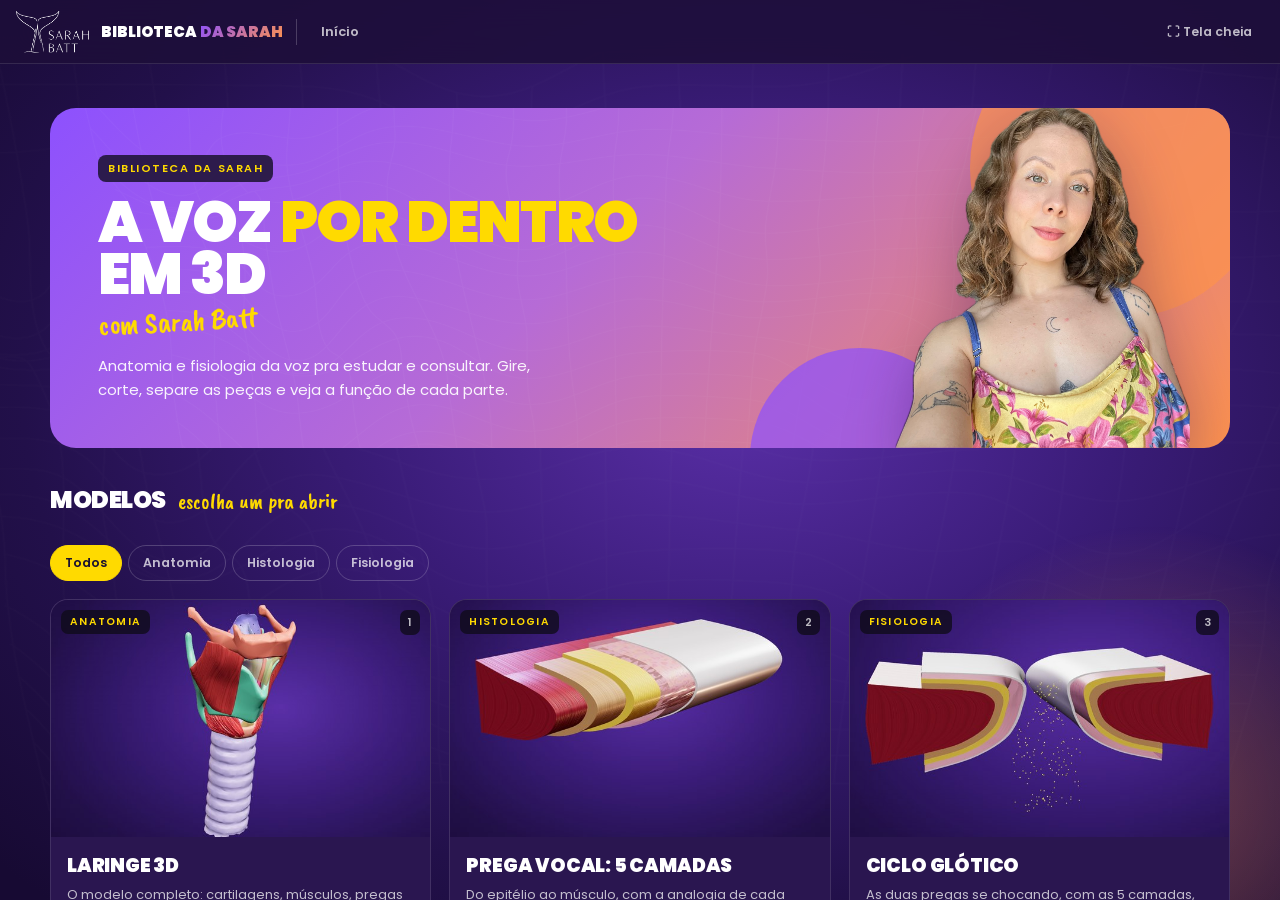
<file: index.html>
<!doctype html>
<html lang="pt-BR">
<head>
<meta charset="utf-8">
<meta name="viewport" content="width=device-width, initial-scale=1, maximum-scale=1">
<title>Biblioteca da Sarah</title>
<link rel="stylesheet" href="ui.css">
<style>
html,body{overflow:hidden}
/* barra do topo */
#bar{position:fixed;top:0;left:0;right:0;height:var(--top);z-index:30;display:flex;align-items:center;gap:14px;padding:0 16px;background:rgba(30,14,58,.86);backdrop-filter:blur(18px);-webkit-backdrop-filter:blur(18px);border-bottom:1px solid var(--line)}
#bar .logo{display:flex;align-items:center;gap:12px;text-decoration:none;cursor:pointer}
#bar .logo img{height:42px;margin:-4px 0}
#bar .logo span{font-weight:900;font-size:15px;letter-spacing:-.01em;text-transform:uppercase}
#bar .logo span em{font-style:normal;background:var(--grad);-webkit-background-clip:text;background-clip:text;color:transparent}
#bar .sep{width:1px;height:26px;background:var(--line2)}
#crumb{display:flex;align-items:center;gap:6px;font-size:13px;color:var(--mut)}
#crumb button{padding:7px 10px;border-radius:9px;font-weight:600}
#crumb button:hover{background:rgba(255,255,255,.07);color:var(--txt)}
#crumb .atual{color:var(--txt);display:flex;align-items:center;gap:8px}
#crumb .atual i{font-style:normal;color:var(--dim);font-size:11px}
#bar .esp{flex:1}
#bar .ib{padding:8px 12px;border-radius:9px;font-size:12.5px;font-weight:600;color:var(--mut)}
#bar .ib:hover{background:rgba(255,255,255,.07);color:var(--txt)}
/* troca rápida */
#troca{position:fixed;top:calc(var(--top) + 8px);left:16px;z-index:31;width:360px;padding:8px;display:none}
#troca.on{display:block}
#troca button{display:flex;gap:12px;align-items:center;width:100%;text-align:left;padding:8px;border-radius:12px}
#troca button:hover{background:rgba(255,255,255,.07)}
#troca button.on{background:rgba(255,212,59,.12)}
#troca img{width:76px;height:48px;object-fit:cover;border-radius:8px;flex:none}
#troca b{display:block;font-size:13px}
#troca small{display:block;font-size:11.5px;color:var(--dim)}
/* biblioteca */
#home{position:fixed;inset:var(--top) 0 0 0;overflow:auto;padding:44px 40px 60px}
#home .wrap{max-width:1180px;margin:0 auto}
#home .secao{display:flex;align-items:baseline;gap:12px;margin:34px 0 0}
#home .secao h2{font-weight:900;font-size:24px;text-transform:uppercase;letter-spacing:-.02em}
#home .secao span{font-family:'Caveat Brush',cursive;color:var(--acc);font-size:22px}
.hero{position:relative;overflow:hidden;border-radius:26px;min-height:340px;padding:44px 48px;background:linear-gradient(135deg,#8D51FE 0%,#B66BD6 45%,#FD924E 100%);display:flex;align-items:center}
.hero::before{content:'';position:absolute;inset:0;background:url(art/mesh.png) center/cover;opacity:.18;mix-blend-mode:screen}
.hero .htx{position:relative;z-index:2;max-width:560px}
.hero .kick{display:inline-block;font-size:11px;font-weight:600;letter-spacing:.14em;text-transform:uppercase;background:rgba(26,17,48,.85);color:var(--acc);padding:5px 10px;border-radius:8px}
.hero h1{font-weight:900;font-size:58px;line-height:.9;letter-spacing:-.03em;text-transform:uppercase;margin-top:14px;color:#fff}
.hero h1 em{font-style:normal;color:var(--acc)}
.hero .sig{font-family:'Caveat Brush',cursive;font-size:30px;color:var(--acc);transform:rotate(-3deg);transform-origin:left;margin-top:6px}
.hero .lead{font-size:15px;color:rgba(255,255,255,.92);margin-top:10px;max-width:470px;line-height:1.55}
.hero .foto{position:absolute;right:40px;bottom:0;height:118%;max-height:430px;z-index:2;filter:drop-shadow(0 20px 30px rgba(40,10,80,.35))}
.hero .bola{position:absolute;border-radius:50%;z-index:1}
.hero .b1{width:300px;height:300px;right:-40px;top:-90px;background:rgba(253,146,78,.75)}
.hero .b2{width:220px;height:220px;right:260px;bottom:-120px;background:rgba(141,81,254,.7)}
#filtros{display:flex;gap:6px;margin:28px 0 18px;flex-wrap:wrap}
#filtros button{padding:8px 14px;border-radius:20px;font-size:12.5px;font-weight:600;color:var(--mut);border:1px solid var(--line2)}
#filtros button:hover{color:var(--txt)}
#filtros button.on{background:var(--acc);color:var(--acc-ink);border-color:var(--acc)}
#grade{display:grid;grid-template-columns:repeat(auto-fill,minmax(300px,1fr));gap:18px}
.mod{display:flex;flex-direction:column;text-align:left;border-radius:18px;overflow:hidden;background:var(--panel-solid);border:1px solid var(--line);transition:transform .2s,border-color .2s,box-shadow .2s}
.mod:hover{transform:translateY(-3px);border-color:rgba(255,212,59,.45);box-shadow:var(--shadow)}
.mod .img{position:relative;aspect-ratio:16/10;background:radial-gradient(400px 260px at 50% 50%,#5a2fa8,#22104a)}
.mod .img img{width:100%;height:100%;object-fit:cover;display:block}
.mod .cat{position:absolute;top:10px;left:10px;font-size:10.5px;letter-spacing:.12em;text-transform:uppercase;font-weight:600;padding:4px 9px;border-radius:7px;background:rgba(15,11,25,.78);color:var(--acc)}
.mod .num{position:absolute;top:10px;right:10px;font-size:11px;font-weight:600;padding:4px 8px;border-radius:7px;background:rgba(15,11,25,.78);color:var(--mut)}
.mod .tx{padding:14px 16px 16px}
.mod b{display:block;font-weight:900;font-size:19px;letter-spacing:-.01em;text-transform:uppercase}
.mod p{font-size:13px;color:var(--mut);line-height:1.5;margin-top:5px}
.mod .tags{display:flex;gap:5px;flex-wrap:wrap;margin-top:10px}
.mod .tags span{font-size:11px;padding:3px 8px;border-radius:6px;background:rgba(255,255,255,.06);color:var(--mut)}
.mod.breve{border-style:dashed;background:transparent;pointer-events:none}
.mod.breve .img{display:grid;place-items:center;background:rgba(255,255,255,.02)}
.mod.breve .img span{font-family:'Caveat Brush',cursive;color:var(--dim);font-size:26px}
/* visualizador */
#peca{position:fixed;top:0;left:0;width:100%;height:100%;border:0;display:none;background:#0f0b19}
body.ver #peca{display:block}
body.ver #home{display:none}
#crumb .atual,#crumb .s2{display:none}
body.ver #crumb .atual,body.ver #crumb .s2{display:flex}
@media (max-width:760px){
  #bar{gap:8px;padding:0 10px}
  #bar .logo span,#bar .sep,#bar .ib{display:none}
  #crumb{font-size:12px}
  #home{padding:16px 12px 40px}.hero{padding:26px 22px 200px;min-height:0}.hero h1{font-size:34px}.hero .sig{font-size:24px}.hero .foto{height:230px;right:50%;transform:translateX(50%)}.hero .b2{display:none}
  #troca{left:10px;right:10px;width:auto}
}
</style>
</head>
<body>
<header id="bar">
  <a class="logo" id="logo"><img src="art/logo-sarah-branca.png" alt="Sarah Batt"><span>Biblioteca <em>da Sarah</em></span></a>
  <span class="sep"></span>
  <nav id="crumb"><button id="bib">Início</button><span class="s2">›</span><button class="atual" id="atual"><span id="atualNome"></span><i>▾</i></button></nav>
  <span class="esp"></span>
  <button class="ib" id="cheia">⛶ Tela cheia</button>
</header>
<div id="troca" class="panel"></div>

<main id="home"><div class="wrap">
  <section class="hero">
    <div class="htx">
      <span class="kick">Biblioteca da Sarah</span>
      <h1>A voz <em>por dentro</em><br>em 3D</h1>
      <p class="sig">com Sarah Batt</p>
      <p class="lead">Anatomia e fisiologia da voz pra estudar e consultar. Gire, corte, separe as peças e veja a função de cada parte.</p>
    </div>
    <img class="foto" src="art/sarah.png" alt="Sarah Batt">
    <span class="bola b1"></span><span class="bola b2"></span>
  </section>
  <div class="secao"><h2>Modelos</h2><span>escolha um pra abrir</span></div>
  <div id="filtros"></div>
  <div id="grade"></div>
</div></main>

<iframe id="peca" title="Modelo 3D"></iframe>

<script>
// Pra adicionar um modelo: crie o .html dele e acrescente uma linha aqui.
const MODELOS=[
  {id:'laringe', arquivo:'laringe.html', nome:'Laringe 3D', cat:'Anatomia', img:'art/thumbs/laringe.jpg',
   desc:'O modelo completo: cartilagens, músculos, pregas e ligamentos, com cortes e vistas.', tags:['25 partes','Respirar · cantar · agudo · grave · engolir']},
  {id:'camadas', arquivo:'camadas.html', nome:'Prega vocal: 5 camadas', cat:'Histologia', img:'art/thumbs/camadas.jpg',
   desc:'Do epitélio ao músculo, com a analogia de cada camada e a onda mucosa.', tags:['Cobertura e corpo','Onda mucosa']},
  {id:'ciclo', arquivo:'camadas.html', q:'modo=ciclo', nome:'Ciclo glótico', cat:'Fisiologia', img:'art/thumbs/ciclo.jpg',
   desc:'As duas pregas se chocando, com as 5 camadas, nas 4 fases do ciclo.', tags:['Fechada · abertura · aberta · fechamento']},
  {id:'respiracao', arquivo:'respiracao.html', nome:'Respiração', cat:'Fisiologia', img:'art/thumbs/respiracao.jpg',
   desc:'Inspiração e expiração, o apoio no canto, os 3 tipos de respiração e os desajustes dos músculos acessórios.', tags:['3 tipos','Apoio','Desajustes']},
];
const $=s=>document.querySelector(s);
const cats=['Todos',...new Set(MODELOS.map(m=>m.cat))];let filtro='Todos';
function grade(){
  $('#filtros').innerHTML=cats.map(c=>`<button class="${c===filtro?'on':''}">${c}</button>`).join('');
  [...$('#filtros').children].forEach((b,i)=>b.onclick=()=>{filtro=cats[i];grade();});
  const lista=MODELOS.filter(m=>filtro==='Todos'||m.cat===filtro);
  $('#grade').innerHTML=lista.map(m=>`<button class="mod" data-id="${m.id}"><div class="img"><img src="${m.img}" alt=""><span class="cat">${m.cat}</span><span class="num">${MODELOS.indexOf(m)+1}</span></div>
    <div class="tx"><b>${m.nome}</b><p>${m.desc}</p><div class="tags">${m.tags.map(t=>`<span>${t}</span>`).join('')}</div></div></button>`).join('')
    +(filtro==='Todos'?`<div class="mod breve"><div class="img"><span>novos modelos em breve</span></div><div class="tx"><b>Próximo modelo</b><p>A biblioteca cresce com o tempo.</p></div></div>`:'');
  document.querySelectorAll('.mod[data-id]').forEach(b=>b.onclick=()=>location.hash=b.dataset.id);
}
$('#troca').innerHTML=MODELOS.map(m=>`<button data-id="${m.id}"><img src="${m.img}" alt=""><span><b>${m.nome}</b><small>${m.cat}</small></span></button>`).join('');
document.querySelectorAll('#troca button').forEach(b=>b.onclick=()=>{location.hash=b.dataset.id;$('#troca').classList.remove('on');});
function rota(){
  const m=MODELOS.find(x=>x.id===location.hash.slice(1));
  $('#troca').classList.remove('on');
  if(!m){document.body.classList.remove('ver');$('#peca').removeAttribute('src');document.title='Biblioteca da Sarah';return;}
  document.body.classList.add('ver');
  const extra=location.search.replace(/^\?/,''), q=[m.q,extra].filter(Boolean).join('&');
  const src=m.arquivo+(q?'?'+q:'');
  if($('#peca').getAttribute('src')!==src)$('#peca').setAttribute('src',src);
  $('#atualNome').textContent=m.nome;document.title=m.nome+' · Biblioteca da Sarah';
  document.querySelectorAll('#troca button').forEach(b=>b.classList.toggle('on',b.dataset.id===m.id));
}
$('#bib').onclick=$('#logo').onclick=()=>{location.hash='';};
$('#atual').onclick=e=>{e.stopPropagation();$('#troca').classList.toggle('on');};
addEventListener('click',e=>{if(!e.target.closest('#troca'))$('#troca').classList.remove('on');});
$('#cheia').onclick=()=>{document.fullscreenElement?document.exitFullscreen():document.documentElement.requestFullscreen();};
addEventListener('hashchange',rota);grade();rota();
</script>
</body>
</html>
</file>
<file: ui.css>
/* Estilo comum do app de estudo (biblioteca + modelos) */
@font-face{font-family:Poppins;src:url(fonts/Poppins-400.ttf);font-weight:400}
@font-face{font-family:Poppins;src:url(fonts/Poppins-600.ttf);font-weight:600}
@font-face{font-family:Poppins;src:url(fonts/Poppins-900.ttf);font-weight:900}
@font-face{font-family:'Caveat Brush';src:url(fonts/CaveatBrush-400.ttf)}
:root{
  --bg:#1A0E33;--bg2:#2A1650;
  --panel:rgba(34,17,64,.84);--panel-solid:#2A1650;
  --line:rgba(255,255,255,.11);--line2:rgba(255,255,255,.2);
  --txt:#FFFFFF;--mut:rgba(255,255,255,.72);--dim:rgba(255,255,255,.48);
  --acc:#FFDA00;--acc-ink:#1A1130;
  --purple:#8D51FE;--orange:#FD924E;--grad:linear-gradient(135deg,#8D51FE,#FD924E);
  --r:16px;--r2:10px;--top:64px;
  --shadow:0 12px 40px rgba(0,0,0,.38);
}
*{box-sizing:border-box;margin:0;padding:0}
html,body{height:100%;overflow:hidden;color:var(--txt);font-family:Poppins,'Helvetica Neue',Arial,sans-serif;-webkit-font-smoothing:antialiased;font-size:14px}
body{background:radial-gradient(1000px 700px at 58% 44%,#5a2fa8 0%,#3a1c78 38%,#22104a 72%,#170a33 100%)}
body::before{content:'';position:fixed;inset:0;background:url(art/mesh.png) center/cover;opacity:.07;pointer-events:none;mix-blend-mode:screen;z-index:-1}
body::after{content:'';position:fixed;right:-180px;bottom:-220px;width:620px;height:620px;border-radius:50%;background:radial-gradient(circle,rgba(253,146,78,.35),rgba(253,146,78,0) 65%);pointer-events:none;z-index:-1}
button{font:inherit;color:inherit;background:none;border:0;cursor:pointer}
a{color:inherit}
canvas#c{position:fixed;inset:0;width:100%;height:100%;display:block;touch-action:none;cursor:grab}
canvas#c.drag{cursor:grabbing}canvas#c.hov{cursor:pointer}

.panel{background:var(--panel);backdrop-filter:blur(18px);-webkit-backdrop-filter:blur(18px);border:1px solid var(--line);border-radius:var(--r);box-shadow:var(--shadow)}
.ttl{font-size:10.5px;letter-spacing:.13em;text-transform:uppercase;color:var(--dim);font-weight:600}
.ph{display:flex;align-items:center;justify-content:space-between;padding:14px 16px 10px;border-bottom:1px solid var(--line)}
.ph b{font-weight:600;font-size:14px}
.ph small{color:var(--dim);font-size:11.5px}

/* controles */
.seg{display:flex;gap:2px;padding:3px;border-radius:11px;background:rgba(255,255,255,.05)}
.seg button{flex:1;padding:7px 10px;border-radius:8px;font-size:12.5px;font-weight:600;color:var(--mut);white-space:nowrap;transition:background .15s,color .15s}
.seg button:hover{color:var(--txt);background:rgba(255,255,255,.06)}
.seg button.on{background:var(--acc);color:var(--acc-ink)}
.grid2{display:grid;grid-template-columns:1fr 1fr;gap:4px}
.grid2 button{padding:8px;border-radius:9px;background:rgba(255,255,255,.05);font-size:12.5px;font-weight:600;color:var(--mut)}
.grid2 button:hover{color:var(--txt);background:rgba(255,255,255,.09)}
.grid2 button.on{background:var(--acc);color:var(--acc-ink)}
.btn{display:inline-flex;align-items:center;gap:7px;padding:9px 14px;border-radius:var(--r2);font-weight:600;font-size:13px;background:rgba(255,255,255,.07);text-decoration:none;color:var(--txt)}
.btn:hover{background:rgba(255,255,255,.12)}
.btn.pri{background:var(--acc);color:var(--acc-ink)}
.btn.pri:hover{filter:brightness(1.05)}
.sw-row{display:flex;justify-content:space-between;align-items:center;padding:5px 0;font-size:13px;color:var(--mut)}
.sw{width:36px;height:21px;border-radius:21px;background:rgba(255,255,255,.14);position:relative;transition:.2s;flex:none}
.sw::after{content:'';position:absolute;top:3px;left:3px;width:15px;height:15px;border-radius:50%;background:#fff;transition:.2s}
.sw.on{background:var(--acc)}.sw.on::after{left:18px;background:var(--acc-ink)}
input[type=range]{-webkit-appearance:none;appearance:none;width:100%;height:4px;border-radius:4px;background:rgba(255,255,255,.16);outline:none}
input[type=range]::-webkit-slider-thumb{-webkit-appearance:none;width:16px;height:16px;border-radius:50%;background:#fff;box-shadow:0 0 0 4px rgba(255,212,59,.35)}
input[type=range]::-moz-range-thumb{width:14px;height:14px;border-radius:50%;background:#fff;border:0}
.rng{display:flex;align-items:center;gap:10px;font-size:11.5px;color:var(--dim);white-space:nowrap}

/* card de informação */
.card{position:fixed;right:16px;top:calc(var(--top) + 12px);width:340px;z-index:7;padding:18px 18px 16px;transform:translateX(115%);opacity:0;transition:.3s cubic-bezier(.2,.8,.2,1);max-height:calc(100vh - var(--top) - 150px);overflow:auto}
.card.on{transform:none;opacity:1}
.card .tag{display:inline-block;font-size:10.5px;font-weight:600;letter-spacing:.12em;text-transform:uppercase;color:var(--acc);}
.card h2{font-weight:900;font-size:24px;line-height:.98;letter-spacing:-.02em;text-transform:uppercase;margin:6px 34px 10px 0}
.card p{font-size:13.5px;line-height:1.55;color:rgba(244,241,250,.86)}
.card .box{margin-top:12px;padding:12px 14px;border-radius:12px;background:linear-gradient(135deg,rgba(141,81,254,.35),rgba(253,146,78,.25));border:1px solid var(--line)}
.card .box b{display:block;font-size:10.5px;letter-spacing:.12em;text-transform:uppercase;color:var(--acc);font-weight:600;margin-bottom:5px}
.card .acts{display:flex;gap:6px;margin-top:14px;flex-wrap:wrap}
.card .x{position:absolute;top:12px;right:12px;width:30px;height:30px;border-radius:50%;background:rgba(255,255,255,.07);font-size:17px;line-height:1}
.card .x:hover{background:rgba(255,255,255,.14)}

/* nomes na tela e dica */
#tip{position:fixed;z-index:9;pointer-events:none;font-size:12px;font-weight:600;padding:5px 10px;border-radius:8px;background:var(--acc);color:var(--acc-ink);opacity:0;transform:translate(14px,14px);transition:opacity .12s}
.toast{position:fixed;left:50%;top:calc(var(--top) + 12px);transform:translateX(-50%);z-index:5;font-size:12px;color:var(--mut);padding:8px 14px;white-space:nowrap;transition:opacity .6s}
.toast b{color:var(--txt);font-weight:600}
.toast.off{opacity:0;pointer-events:none}
.cred{position:fixed;right:16px;bottom:8px;font-size:10px;color:var(--dim);z-index:3;opacity:.8}
#zoom{position:fixed;right:16px;bottom:44px;z-index:6;display:flex;flex-direction:column;padding:4px;gap:2px}
#zoom button{width:36px;height:36px;border-radius:9px;font-size:18px;font-weight:600;line-height:1;color:var(--mut)}
#zoom button:hover{background:rgba(255,255,255,.08);color:var(--txt)}

/* modo miniatura: só o 3D */
html.limpo body>*:not(canvas){display:none!important}
html.limpo body::before,html.limpo body::after{display:none}
</file>
